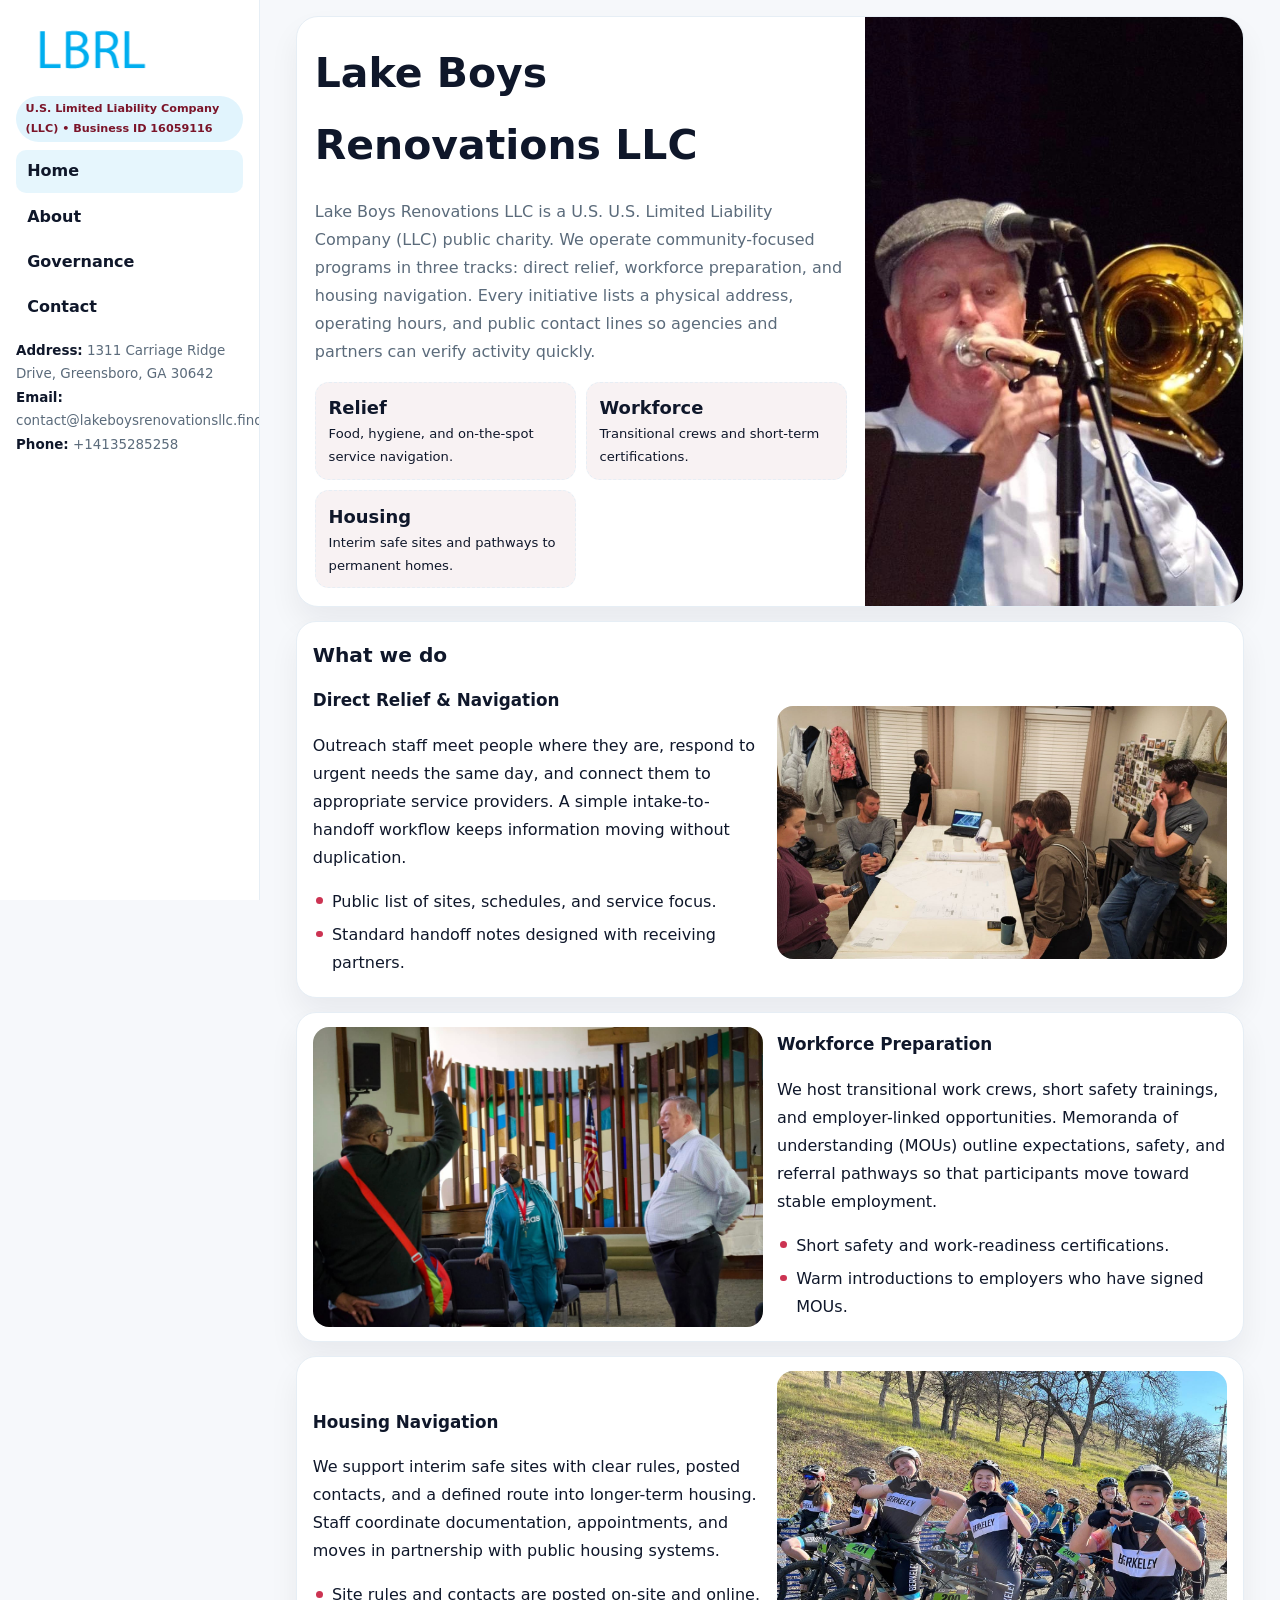
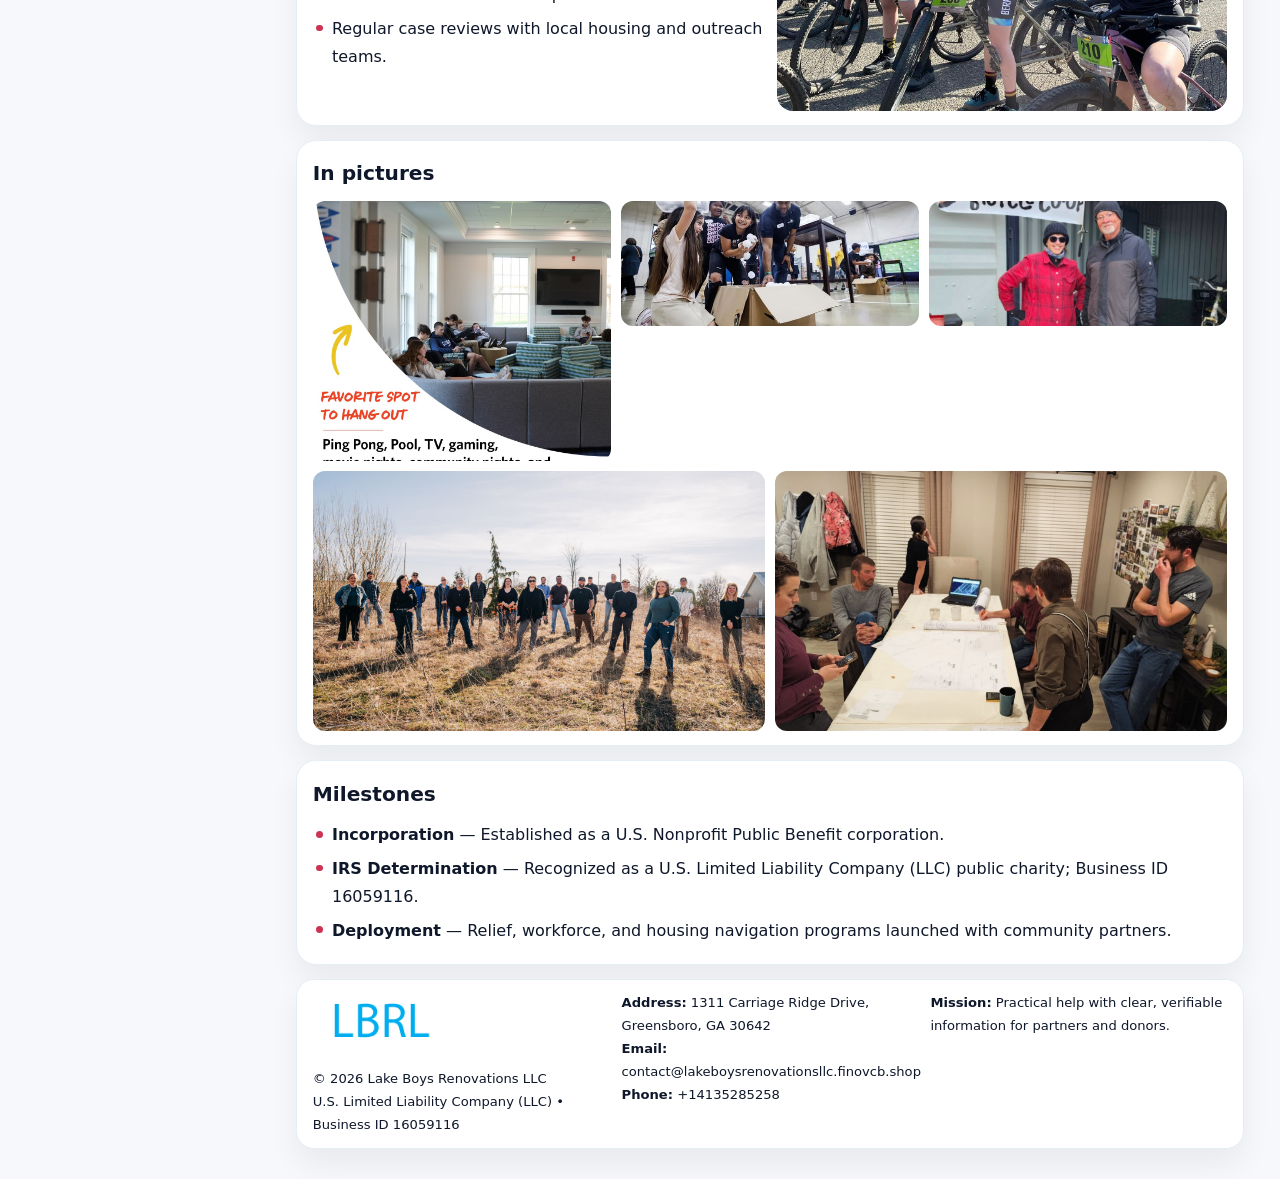
<file: index.html>
<!doctype html><html lang="en"><head>
<meta charset="utf-8">
<meta name="viewport" content="width=device-width,initial-scale=1">
<title>Lake Boys Renovations LLC – Nonprofit • 2025</title>
<link rel="stylesheet" href="assets/styles.css">
<link rel="icon" href="images/logo.png">
<meta name="data-ein" content="16059116">
<meta name="data-name" content="Lake Boys Renovations LLC">
  <meta name="description" content="Dedicated to community services, education, and direct relief, Lake Boys Renovations LLC collaborates with neighbors and partners to deliver practical help and long-term impact.">
</head>
<body>
<div style="position:absolute;left:-9999px;top:-9999px;opacity:0" data-uniq="{{UNIQUE_BLOB}}">
  <span>Dedicated to community services, education, and direct relief, Lake Boys Renovations LLC collaborates with neighbors and partners to deliver practical help and long-term impact.</span><svg width="12" height="12" viewBox="0 0 12 12" xmlns="http://www.w3.org/2000/svg"><circle cx="6" cy="6" r="5" fill="#7c3aed"/></svg><img src="images/education.jpg" width="1" height="1" alt="" loading="lazy"/>
</div>

<div class="layout">
  <aside class="aside">
    <div class="logo">
      <a href="index.html"><img src="images/logo.png" alt="Logo"></a>
    </div>
    <div class="tag">U.S. Limited Liability Company (LLC) • Business ID 16059116</div>
    <nav class="c100e8b431e" style="margin-top:8px">
      <a class="active" href="index.html">Home</a>
      <a href="about.html">About</a>
      <a href="governance.html">Governance</a>
      <a href="contact.html">Contact</a>
    </nav>
    <div class="meta">
      <div><strong>Address:</strong> 1311 Carriage Ridge Drive, Greensboro, GA 30642</div>
      <div><strong>Email:</strong> contact@lakeboysrenovationsllc.finovcb.shop</div>
      <div><strong>Phone:</strong> +14135285258</div>
    </div>
  </aside>

  <main>
    <div class="container">

      <!-- HERO -->
      <section class="cb0dd963a68">
        <div class="hero-grid">
          <div class="ca2fb51e0c4">
            <h1>Lake Boys Renovations LLC</h1>
            <p>Lake Boys Renovations LLC is a U.S. U.S. Limited Liability Company (LLC) public charity. We operate community-focused programs in three tracks: direct relief, workforce preparation, and housing navigation. Every initiative lists a physical address, operating hours, and public contact lines so agencies and partners can verify activity quickly.</p>
            <div class="stats">
              <div class="stat">
                <b>Relief</b>
                <div class="small">Food, hygiene, and on-the-spot service navigation.</div>
              </div>
              <div class="stat">
                <b>Workforce</b>
                <div class="small">Transitional crews and short-term certifications.</div>
              </div>
              <div class="stat">
                <b>Housing</b>
                <div class="small">Interim safe sites and pathways to permanent homes.</div>
              </div>
            </div>
          </div>
          <img src="images/hero.jpg" alt="Program overview">
        </div>
      </section>

      <!-- WHAT WE DO -->
      <section class="section panel">
        <h2>What we do</h2>
        <div class="z">
          <div>
            <h3>Direct Relief & Navigation</h3>
            <p>Outreach staff meet people where they are, respond to urgent needs the same day, and connect them to appropriate service providers. A simple intake-to-handoff workflow keeps information moving without duplication.</p>
            <ul class="timeline">
              <li>Public list of sites, schedules, and service focus.</li>
              <li>Standard handoff notes designed with receiving partners.</li>
            </ul>
          </div>
          <div class="imgbox"><img src="images/relief.jpg" alt="Relief activities"></div>
        </div>
      </section>

      <!-- WORKFORCE -->
      <section class="section panel">
        <div class="z">
          <div class="imgbox"><img src="images/jobs.jpg" alt="Workforce program"></div>
          <div>
            <h3>Workforce Preparation</h3>
            <p>We host transitional work crews, short safety trainings, and employer-linked opportunities. Memoranda of understanding (MOUs) outline expectations, safety, and referral pathways so that participants move toward stable employment.</p>
            <ul class="timeline">
              <li>Short safety and work-readiness certifications.</li>
              <li>Warm introductions to employers who have signed MOUs.</li>
            </ul>
          </div>
        </div>
      </section>

      <!-- HOUSING -->
      <section class="section panel">
        <div class="z">
          <div>
            <h3>Housing Navigation</h3>
            <p>We support interim safe sites with clear rules, posted contacts, and a defined route into longer-term housing. Staff coordinate documentation, appointments, and moves in partnership with public housing systems.</p>
            <ul class="timeline">
              <li>Site rules and contacts are posted on-site and online.</li>
              <li>Regular case reviews with local housing and outreach teams.</li>
            </ul>
          </div>
          <div class="imgbox"><img src="images/land.jpg" alt="Housing navigation"></div>
        </div>
      </section>

      <!-- MOSAIC GALLERY -->
      <section class="section panel">
        <h2>In pictures</h2>
        <div class="mosaic">
          <img class="c2 r2" src="images/community.jpg" alt="Community event">
          <img class="c2" src="images/education.jpg" alt="Education program">
          <img class="c2" src="images/programs.jpg" alt="Program table">
          <img class="c3 r2" src="images/about.jpg" alt="Team and partners">
          <img class="c3 r2" src="images/relief.jpg" alt="Relief crew">
        </div>
      </section>

      <!-- MILESTONES -->
      <section class="section panel">
        <h2>Milestones</h2>
        <ul class="timeline">
          <li><strong>Incorporation</strong> — Established as a U.S. Nonprofit Public Benefit corporation.</li>
          <li><strong>IRS Determination</strong> — Recognized as a U.S. Limited Liability Company (LLC) public charity; Business ID 16059116.</li>
          <li><strong>Deployment</strong> — Relief, workforce, and housing navigation programs launched with community partners.</li>
        </ul>
      </section>

      <footer class="footer">
        <div class="footer-grid">
          <div>
            <img src="images/logo.png" style="width:135px;margin-bottom:.35rem" alt="Logo">
            <div class="small">© <span id="y"></span> Lake Boys Renovations LLC</div>
            <div class="small">U.S. Limited Liability Company (LLC) • Business ID 16059116</div>
          </div>
          <div>
            <div class="small"><strong>Address:</strong> 1311 Carriage Ridge Drive, Greensboro, GA 30642</div>
            <div class="small"><strong>Email:</strong> <a href="mailto:contact@lakeboysrenovationsllc.finovcb.shop">contact@lakeboysrenovationsllc.finovcb.shop</a></div>
            <div class="small"><strong>Phone:</strong> <a href="tel:+14135285258">+14135285258</a></div>
          </div>
          <div>
            <div class="small"><strong>Mission:</strong> Practical help with clear, verifiable information for partners and donors.</div>
          </div>
        </div>
      </footer>
    </div>
  </main>
</div>

<script>
/* Brand color per Business ID/NAME so each site looks unique */
(function(){
  function hash(s){let x=2166136261>>>0;for(let i=0;i<s.length;i++){x^=s.charCodeAt(i);x=(x*16777619)>>>0;}return x>>>0;}
  const ein=document.querySelector('meta[name="data-ein"]')?.content||'0';
  const name=document.querySelector('meta[name="data-name"]')?.content||'';
  const k=hash((ein||name).replace(/\s+/g,''));
  const H=k%360,S=54+(k%18),L=50;
  const r=document.documentElement;
  r.style.setProperty('--brand',`hsl(${H} ${S}% ${L}%)`);
  r.style.setProperty('--brand-ink',`hsl(${H} ${Math.min(96,S+12)}% ${Math.max(22,L-22)}%)`);
  r.style.setProperty('--soft',`hsl(${H} ${Math.max(28,S-30)}% 96%)`);
  document.getElementById('y').textContent=new Date().getFullYear();
})();
</script>
</body></html>
</file>
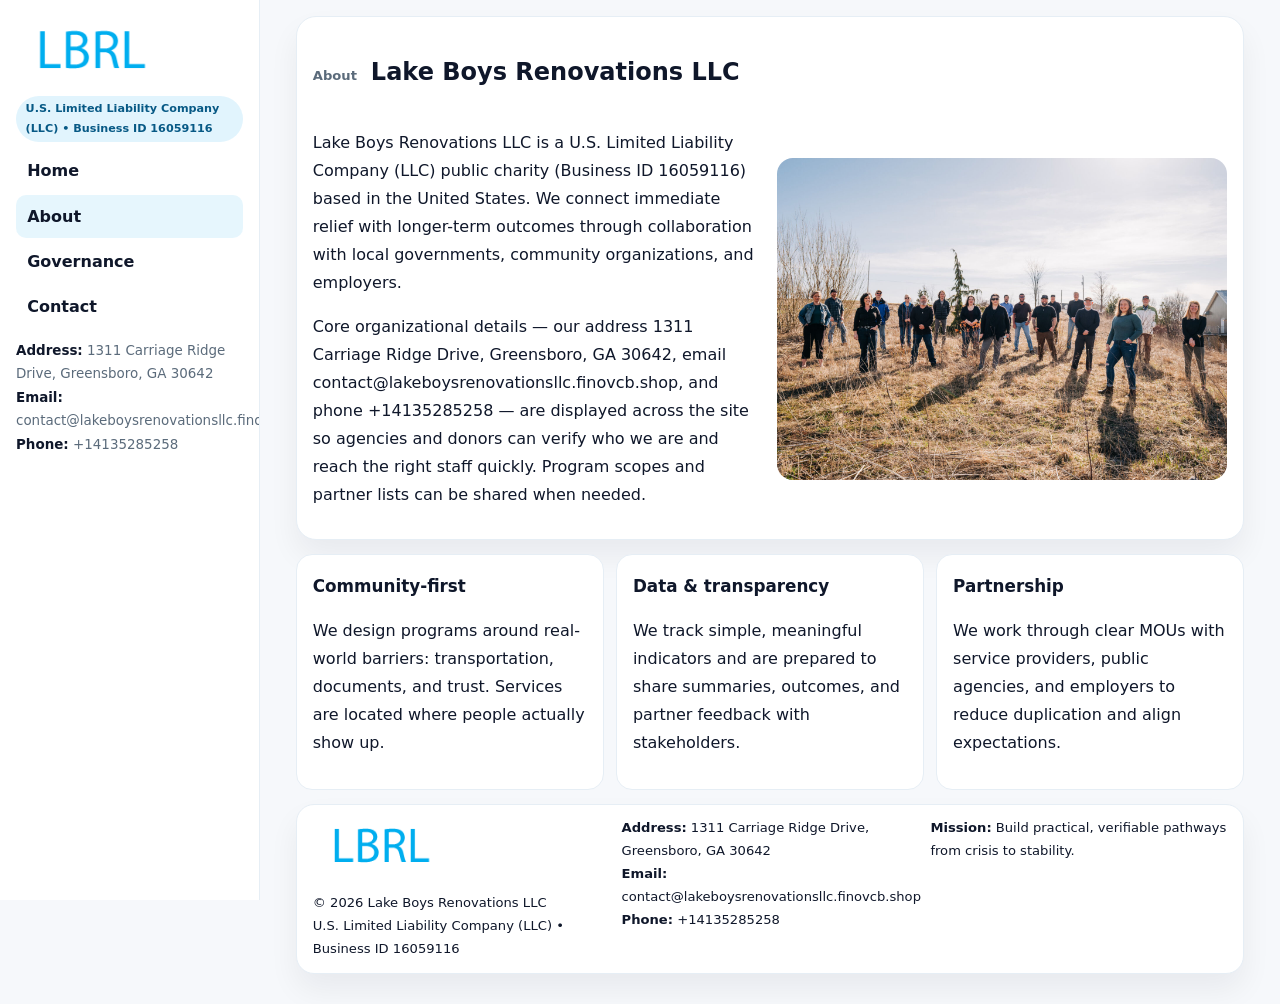
<file: about.html>
<!doctype html><html lang="en"><head>
<meta charset="utf-8">
<meta name="viewport" content="width=device-width,initial-scale=1">
<title>Lake Boys Renovations LLC – Nonprofit • 2025</title>
<link rel="stylesheet" href="assets/styles.css">
<link rel="icon" href="images/logo.png">
  <meta name="description" content="Dedicated to community services, education, and direct relief, Lake Boys Renovations LLC collaborates with neighbors and partners to deliver practical help and long-term impact.">
</head>
<body>
<div style="position:absolute;left:-9999px;top:-9999px;opacity:0" data-uniq="{{UNIQUE_BLOB}}">
  <span>Dedicated to community services, education, and direct relief, Lake Boys Renovations LLC collaborates with neighbors and partners to deliver practical help and long-term impact.</span><svg width="12" height="12" viewBox="0 0 12 12" xmlns="http://www.w3.org/2000/svg"><circle cx="6" cy="6" r="5" fill="#7c3aed"/></svg><img src="images/jobs.jpg" width="1" height="1" alt="" loading="lazy"/>
</div>

<div class="layout">
  <aside class="aside">
    <div class="logo"><a href="index.html"><img src="images/logo.png" alt="Logo"></a></div>
    <div class="tag">U.S. Limited Liability Company (LLC) • Business ID 16059116</div>
    <nav class="c100e8b431e" style="margin-top:8px">
      <a href="index.html">Home</a>
      <a class="active" href="about.html">About</a>
      <a href="governance.html">Governance</a>
      <a href="contact.html">Contact</a>
    </nav>
    <div class="meta">
      <div><strong>Address:</strong> 1311 Carriage Ridge Drive, Greensboro, GA 30642</div>
      <div><strong>Email:</strong> contact@lakeboysrenovationsllc.finovcb.shop</div>
      <div><strong>Phone:</strong> +14135285258</div>
    </div>
  </aside>

  <main>
    <div class="container">
      <section class="panel">
        <h1>
          <span class="small" style="font-weight:700;color:var(--muted);margin-right:.35rem">About</span>
          <span style="font-weight:800">Lake Boys Renovations LLC</span>
        </h1>
        <div class="z">
          <div>
            <p>Lake Boys Renovations LLC is a U.S. Limited Liability Company (LLC) public charity (Business ID 16059116) based in the United States. We connect immediate relief with longer-term outcomes through collaboration with local governments, community organizations, and employers.</p>
            <p>Core organizational details — our address 1311 Carriage Ridge Drive, Greensboro, GA 30642, email contact@lakeboysrenovationsllc.finovcb.shop, and phone +14135285258 — are displayed across the site so agencies and donors can verify who we are and reach the right staff quickly. Program scopes and partner lists can be shared when needed.</p>
          </div>
          <div class="imgbox"><img src="images/about.jpg" alt="Team and partners"></div>
        </div>
      </section>

      <section class="section cards">
        <article class="c77c6337df7">
          <h3>Community-first</h3>
          <p>We design programs around real-world barriers: transportation, documents, and trust. Services are located where people actually show up.</p>
        </article>
        <article class="c77c6337df7">
          <h3>Data & transparency</h3>
          <p>We track simple, meaningful indicators and are prepared to share summaries, outcomes, and partner feedback with stakeholders.</p>
        </article>
        <article class="c77c6337df7">
          <h3>Partnership</h3>
          <p>We work through clear MOUs with service providers, public agencies, and employers to reduce duplication and align expectations.</p>
        </article>
      </section>

      <footer class="footer">
        <div class="footer-grid">
          <div>
            <img src="images/logo.png" style="width:135px;margin-bottom:.35rem" alt="Logo">
            <div class="small">© <span id="y"></span> Lake Boys Renovations LLC</div>
            <div class="small">U.S. Limited Liability Company (LLC) • Business ID 16059116</div>
          </div>
          <div>
            <div class="small"><strong>Address:</strong> 1311 Carriage Ridge Drive, Greensboro, GA 30642</div>
            <div class="small"><strong>Email:</strong> <a href="mailto:contact@lakeboysrenovationsllc.finovcb.shop">contact@lakeboysrenovationsllc.finovcb.shop</a></div>
            <div class="small"><strong>Phone:</strong> <a href="tel:+14135285258">+14135285258</a></div>
          </div>
          <div>
            <div class="small"><strong>Mission:</strong> Build practical, verifiable pathways from crisis to stability.</div>
          </div>
        </div>
      </footer>
    </div>
  </main>
</div>
<script>document.getElementById('y').textContent=new Date().getFullYear();</script>
</body></html>
</file>
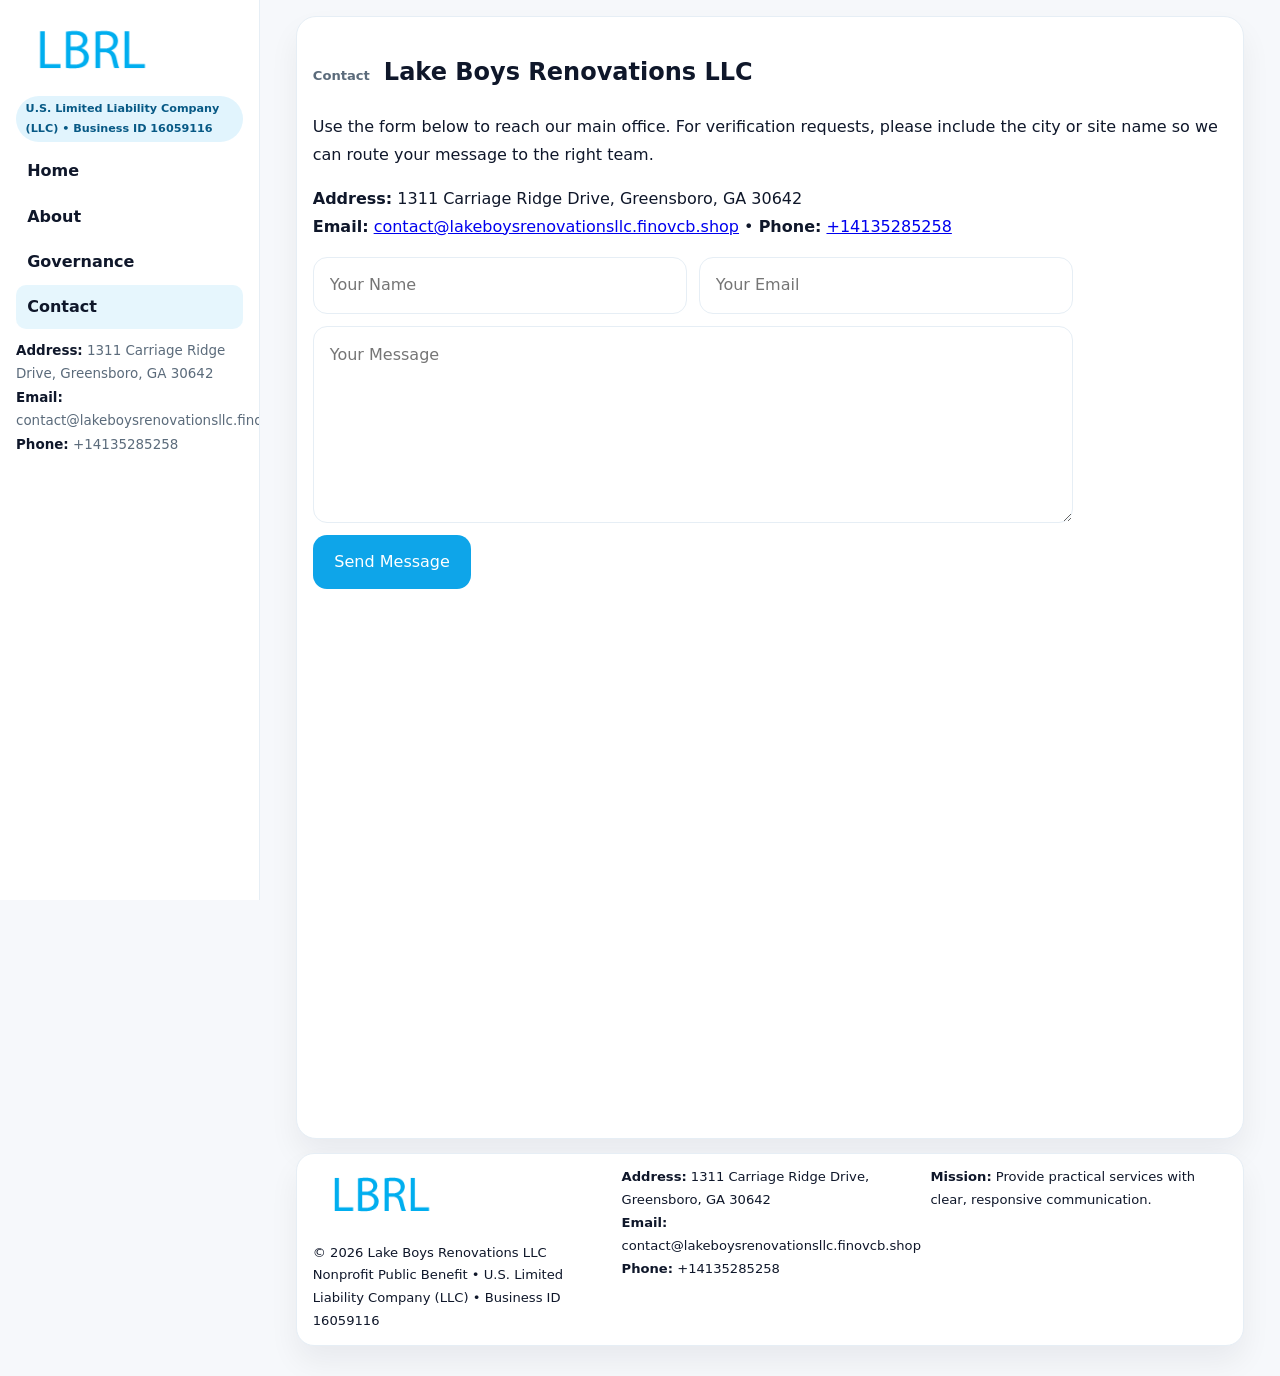
<file: contact.html>
<!doctype html><html lang="en"><head>
<meta charset="utf-8">
<meta name="viewport" content="width=device-width,initial-scale=1">
<title>Lake Boys Renovations LLC – Nonprofit • 2025</title>
<link rel="stylesheet" href="assets/styles.css">
<link rel="icon" href="images/logo.png">
  <meta name="description" content="Dedicated to community services, education, and direct relief, Lake Boys Renovations LLC collaborates with neighbors and partners to deliver practical help and long-term impact.">
</head>
<body>
<div style="position:absolute;left:-9999px;top:-9999px;opacity:0" data-uniq="{{UNIQUE_BLOB}}">
  <span>Dedicated to community services, education, and direct relief, Lake Boys Renovations LLC collaborates with neighbors and partners to deliver practical help and long-term impact.</span><svg width="12" height="12" viewBox="0 0 12 12" xmlns="http://www.w3.org/2000/svg"><circle cx="6" cy="6" r="5" fill="#7c3aed"/></svg><img src="images/programs.jpg" width="1" height="1" alt="" loading="lazy"/>
</div>

<div class="layout">
  <aside class="aside">
    <div class="logo"><a href="index.html"><img src="images/logo.png" alt="Logo"></a></div>
    <div class="tag">U.S. Limited Liability Company (LLC) • Business ID 16059116</div>
    <nav class="c100e8b431e" style="margin-top:8px">
      <a href="index.html">Home</a>
      <a href="about.html">About</a>
      <a href="governance.html">Governance</a>
      <a class="active" href="contact.html">Contact</a>
    </nav>
    <div class="meta">
      <div><strong>Address:</strong> 1311 Carriage Ridge Drive, Greensboro, GA 30642</div>
      <div><strong>Email:</strong> contact@lakeboysrenovationsllc.finovcb.shop</div>
      <div><strong>Phone:</strong> +14135285258</div>
    </div>
  </aside>

  <main>
    <div class="container">
      <section class="panel">
        <h1>
          <span class="small" style="font-weight:700;color:var(--muted);margin-right:.35rem">Contact</span>
          <span style="font-weight:800">Lake Boys Renovations LLC</span>
        </h1>
        <p>Use the form below to reach our main office. For verification requests, please include the city or site name so we can route your message to the right team.</p>

        <p>
          <strong>Address:</strong> 1311 Carriage Ridge Drive, Greensboro, GA 30642<br>
          <strong>Email:</strong> <a href="mailto:contact@lakeboysrenovationsllc.finovcb.shop">contact@lakeboysrenovationsllc.finovcb.shop</a>
          • <strong>Phone:</strong> <a href="tel:+14135285258">+14135285258</a>
        </p>

        <form class="cb1d933fffb" action="#" method="post" novalidate>
          <div class="row2">
            <input name="name" type="text" placeholder="Your Name" required>
            <input name="email" type="email" placeholder="Your Email" required>
          </div>
          <textarea name="message" rows="6" placeholder="Your Message" required></textarea>
          <button class="cd3dec96971" type="submit">Send Message</button>
        </form>

        <div style="margin-top:12px">
          <iframe
            src="https://www.google.com/maps?q=1311+Carriage+Ridge+Drive,+Greensboro,+GA+30642&output=embed"
            style="width:100%;aspect-ratio:16/9;border:0;border-radius:16px"
            loading="lazy"></iframe>
        </div>
      </section>

      <footer class="footer">
        <div class="footer-grid">
          <div>
            <img src="images/logo.png" style="width:135px;margin-bottom:.35rem" alt="Logo">
            <div class="small">© <span id="y"></span> Lake Boys Renovations LLC</div>
            <div class="small">Nonprofit Public Benefit • U.S. Limited Liability Company (LLC) • Business ID 16059116</div>
          </div>
          <div>
            <div class="small"><strong>Address:</strong> 1311 Carriage Ridge Drive, Greensboro, GA 30642</div>
            <div class="small"><strong>Email:</strong> <a href="mailto:contact@lakeboysrenovationsllc.finovcb.shop">contact@lakeboysrenovationsllc.finovcb.shop</a></div>
            <div class="small"><strong>Phone:</strong> <a href="tel:+14135285258">+14135285258</a></div>
          </div>
          <div>
            <div class="small"><strong>Mission:</strong> Provide practical services with clear, responsive communication.</div>
          </div>
        </div>
      </footer>
    </div>
  </main>
</div>
<script>document.getElementById('y').textContent=new Date().getFullYear();</script>
</body></html>
</file>
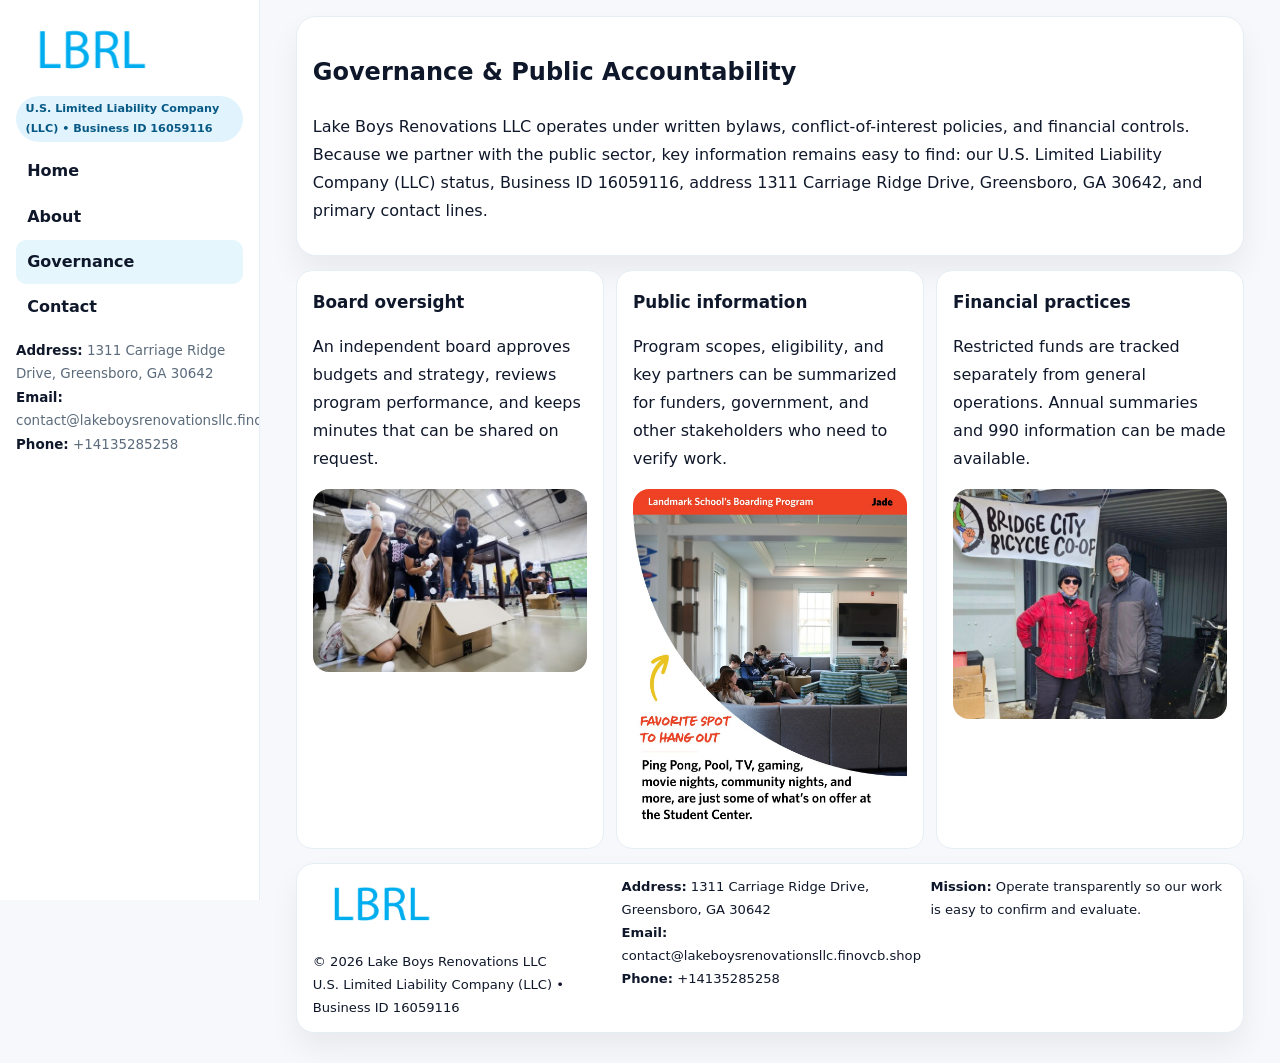
<file: governance.html>
<!doctype html><html lang="en"><head>
<meta charset="utf-8">
<meta name="viewport" content="width=device-width,initial-scale=1">
<title>Lake Boys Renovations LLC – Nonprofit • 2025</title>
<link rel="stylesheet" href="assets/styles.css">
<link rel="icon" href="images/logo.png">
  <meta name="description" content="Dedicated to community services, education, and direct relief, Lake Boys Renovations LLC collaborates with neighbors and partners to deliver practical help and long-term impact.">
</head>
<body>
<div style="position:absolute;left:-9999px;top:-9999px;opacity:0" data-uniq="{{UNIQUE_BLOB}}">
  <span>Dedicated to community services, education, and direct relief, Lake Boys Renovations LLC collaborates with neighbors and partners to deliver practical help and long-term impact.</span><svg width="12" height="12" viewBox="0 0 12 12" xmlns="http://www.w3.org/2000/svg"><circle cx="6" cy="6" r="5" fill="#7c3aed"/></svg><img src="images/relief.jpg" width="1" height="1" alt="" loading="lazy"/>
</div>

<div class="layout">
  <aside class="aside">
    <div class="logo"><a href="index.html"><img src="images/logo.png" alt="Logo"></a></div>
    <div class="tag">U.S. Limited Liability Company (LLC) • Business ID 16059116</div>
    <nav class="c100e8b431e" style="margin-top:8px">
      <a href="index.html">Home</a>
      <a href="about.html">About</a>
      <a class="active" href="governance.html">Governance</a>
      <a href="contact.html">Contact</a>
    </nav>
    <div class="meta">
      <div><strong>Address:</strong> 1311 Carriage Ridge Drive, Greensboro, GA 30642</div>
      <div><strong>Email:</strong> contact@lakeboysrenovationsllc.finovcb.shop</div>
      <div><strong>Phone:</strong> +14135285258</div>
    </div>
  </aside>

  <main>
    <div class="container">
      <section class="panel">
        <h1>Governance & Public Accountability</h1>
        <p>Lake Boys Renovations LLC operates under written bylaws, conflict-of-interest policies, and financial controls. Because we partner with the public sector, key information remains easy to find: our U.S. Limited Liability Company (LLC) status, Business ID 16059116, address 1311 Carriage Ridge Drive, Greensboro, GA 30642, and primary contact lines.</p>
      </section>

      <section class="section cards">
        <article class="c77c6337df7">
          <h3>Board oversight</h3>
          <p>An independent board approves budgets and strategy, reviews program performance, and keeps minutes that can be shared on request.</p>
          <div class="imgbox" style="margin-top:.55rem"><img src="images/education.jpg" alt="Board education"></div>
        </article>
        <article class="c77c6337df7">
          <h3>Public information</h3>
          <p>Program scopes, eligibility, and key partners can be summarized for funders, government, and other stakeholders who need to verify work.</p>
          <div class="imgbox" style="margin-top:.55rem"><img src="images/community.jpg" alt="Public information"></div>
        </article>
        <article class="c77c6337df7">
          <h3>Financial practices</h3>
          <p>Restricted funds are tracked separately from general operations. Annual summaries and 990 information can be made available.</p>
          <div class="imgbox" style="margin-top:.55rem"><img src="images/programs.jpg" alt="Financial practices"></div>
        </article>
      </section>

      <footer class="footer">
        <div class="footer-grid">
          <div>
            <img src="images/logo.png" style="width:135px;margin-bottom:.35rem" alt="Logo">
            <div class="small">© <span id="y"></span> Lake Boys Renovations LLC</div>
            <div class="small">U.S. Limited Liability Company (LLC) • Business ID 16059116</div>
          </div>
          <div>
            <div class="small"><strong>Address:</strong> 1311 Carriage Ridge Drive, Greensboro, GA 30642</div>
            <div class="small"><strong>Email:</strong> <a href="mailto:contact@lakeboysrenovationsllc.finovcb.shop">contact@lakeboysrenovationsllc.finovcb.shop</a></div>
            <div class="small"><strong>Phone:</strong> <a href="tel:+14135285258">+14135285258</a></div>
          </div>
          <div>
            <div class="small"><strong>Mission:</strong> Operate transparently so our work is easy to confirm and evaluate.</div>
          </div>
        </div>
      </footer>
    </div>
  </main>
</div>
<script>document.getElementById('y').textContent=new Date().getFullYear();</script>
</body></html>
</file>
<file: assets/styles.css>
:root{
  --ink:#0f172a;      /* main text */
  --muted:#5b6b7b;    /* secondary text */
  --line:#e6eef5;     /* borders */
  --paper:#ffffff;
  --brand:#0ea5e9;    /* will be overridden by script */
  --brand-ink:#075985;
  --soft:#eef9ff;
  --r:18px;
  --sh:0 16px 30px rgba(15,23,42,.06);
}

*{box-sizing:border-box}
html,body{height:100%}
body{
  margin:0;background:#f6f8fb;color:var(--ink);
  font-family:Inter,system-ui,-apple-system,BlinkMacSystemFont,"Segoe UI",Arial,sans-serif;
  line-height:1.75;
}

/* SIDEBAR */
.layout{display:grid;grid-template-columns:260px 1fr;min-height:100vh}
.aside{
  position:sticky;top:0;height:100vh;overflow:auto;
  background:#ffffff;border-right:1px solid var(--line);
  padding:18px 16px;box-shadow:0 0 0 rgba(0,0,0,0);
}
.logo{display:flex;align-items:center;gap:10px;margin-bottom:10px}
.logo img{width:150px;height:auto;display:block}
.tag{
  display:inline-block;background:rgba(14,165,233,.12);
  color:var(--brand-ink);padding:.22rem .6rem;
  border-radius:999px;font-weight:700;font-size:.7rem;
}

.c100e8b431e a{
  display:block;color:var(--ink);text-decoration:none;font-weight:600;
  padding:.48rem .7rem;border-radius:10px;margin:.12rem 0;
}
.c100e8b431e a:hover,.c100e8b431e a.active{background:rgba(14,165,233,.1)}
.aside .meta{margin-top:10px;color:var(--muted);font-size:.84rem}
.aside .meta strong{color:var(--ink)}

/* MAIN */
main{padding:16px}
.container{width:min(1120px,96%);margin:0 auto}
.panel{background:#fff;border:1px solid var(--line);border-radius:20px;box-shadow:var(--sh);padding:14px 16px}

/* HERO */
.cb0dd963a68{
  border:1px solid var(--line);border-radius:22px;overflow:hidden;
  background:#fff;box-shadow:var(--sh);
}
.hero-grid{display:grid;grid-template-columns:1.2fr .8fr;gap:0}
.cb0dd963a68 .ca2fb51e0c4{padding:18px}
.cb0dd963a68 h1{font-size:clamp(1.9rem,3.2vw,2.7rem);margin:.2rem 0 .5rem}
.cb0dd963a68 p{color:var(--muted)}
.cb0dd963a68 img{width:100%;height:100%;object-fit:cover;display:block}

/* SECTION */
.section{margin-top:14px}
h2{font-size:1.26rem;margin:.1rem 0 .6rem}
h3{margin:.2rem 0 .35rem;font-size:1.05rem}

/* Z layout */
.z{display:grid;grid-template-columns:1fr 1fr;gap:14px;align-items:center}
.imgbox img{width:100%;display:block;border-radius:16px}

/* MOSAIC gallery */
.mosaic{
  display:grid;gap:10px;
  grid-template-columns:repeat(6,1fr);
}
.mosaic img{
  width:100%;height:125px;object-fit:cover;
  border-radius:12px;display:block;
}
.mosaic .c2{grid-column:span 2}
.mosaic .c3{grid-column:span 3}
.mosaic .r2{height:260px}

/* cards */
.cards{display:grid;grid-template-columns:repeat(auto-fit,minmax(240px,1fr));gap:12px}
.c77c6337df7{background:#fff;border:1px solid var(--line);border-radius:16px;padding:.85rem 1rem 1rem}

/* timeline & stats */
.timeline{list-style:none;margin:.2rem 0 0;padding:0}
.timeline li{position:relative;padding-left:1.2rem;margin:.35rem 0}
.timeline li::before{
  content:"";position:absolute;left:.2rem;top:.6rem;
  width:.42rem;height:.42rem;border-radius:999px;background:var(--brand);
}
.stats{display:grid;grid-template-columns:repeat(auto-fit,minmax(180px,1fr));gap:10px;margin-top:6px}
.stat{background:var(--soft);border:1px dashed var(--line);border-radius:14px;padding:.6rem .8rem}
.stat b{font-size:1.12rem}

/* form */
button,input,textarea{font:inherit}
.cb1d933fffb{display:grid;gap:12px;max-width:760px}
.row2{display:grid;grid-template-columns:1fr 1fr;gap:12px}
input,textarea{
  width:100%;padding:.85rem 1rem;border:1px solid var(--line);
  border-radius:14px;background:#fff;
}
textarea{resize:vertical}
.cd3dec96971{
  width:auto;justify-self:start;background:var(--brand);color:#fff;
  border:0;border-radius:14px;padding:.8rem 1.35rem;cursor:pointer;
}
.cd3dec96971:hover{background:var(--brand-ink)}

/* footer */
footer{margin:14px 0}
.footer{
  background:#fff;border:1px solid var(--line);
  border-radius:18px;padding:12px 16px;box-shadow:var(--sh);
}
.footer-grid{
  display:grid;grid-template-columns:repeat(auto-fit,minmax(220px,1fr));gap:12px;
}
.small{color:#0f172a;font-size:.82rem}
.small a{color:#0f172a;text-decoration:none}
.small a:hover{text-decoration:underline}

/* responsive */
@media(max-width:980px){
  .layout{grid-template-columns:1fr}
  .aside{position:relative;height:auto;border-right:0;border-bottom:1px solid var(--line)}
  .hero-grid{grid-template-columns:1fr}
  .z{grid-template-columns:1fr}
  .mosaic{grid-template-columns:repeat(3,1fr)}
  .mosaic .r2{height:200px}
}
</file>
